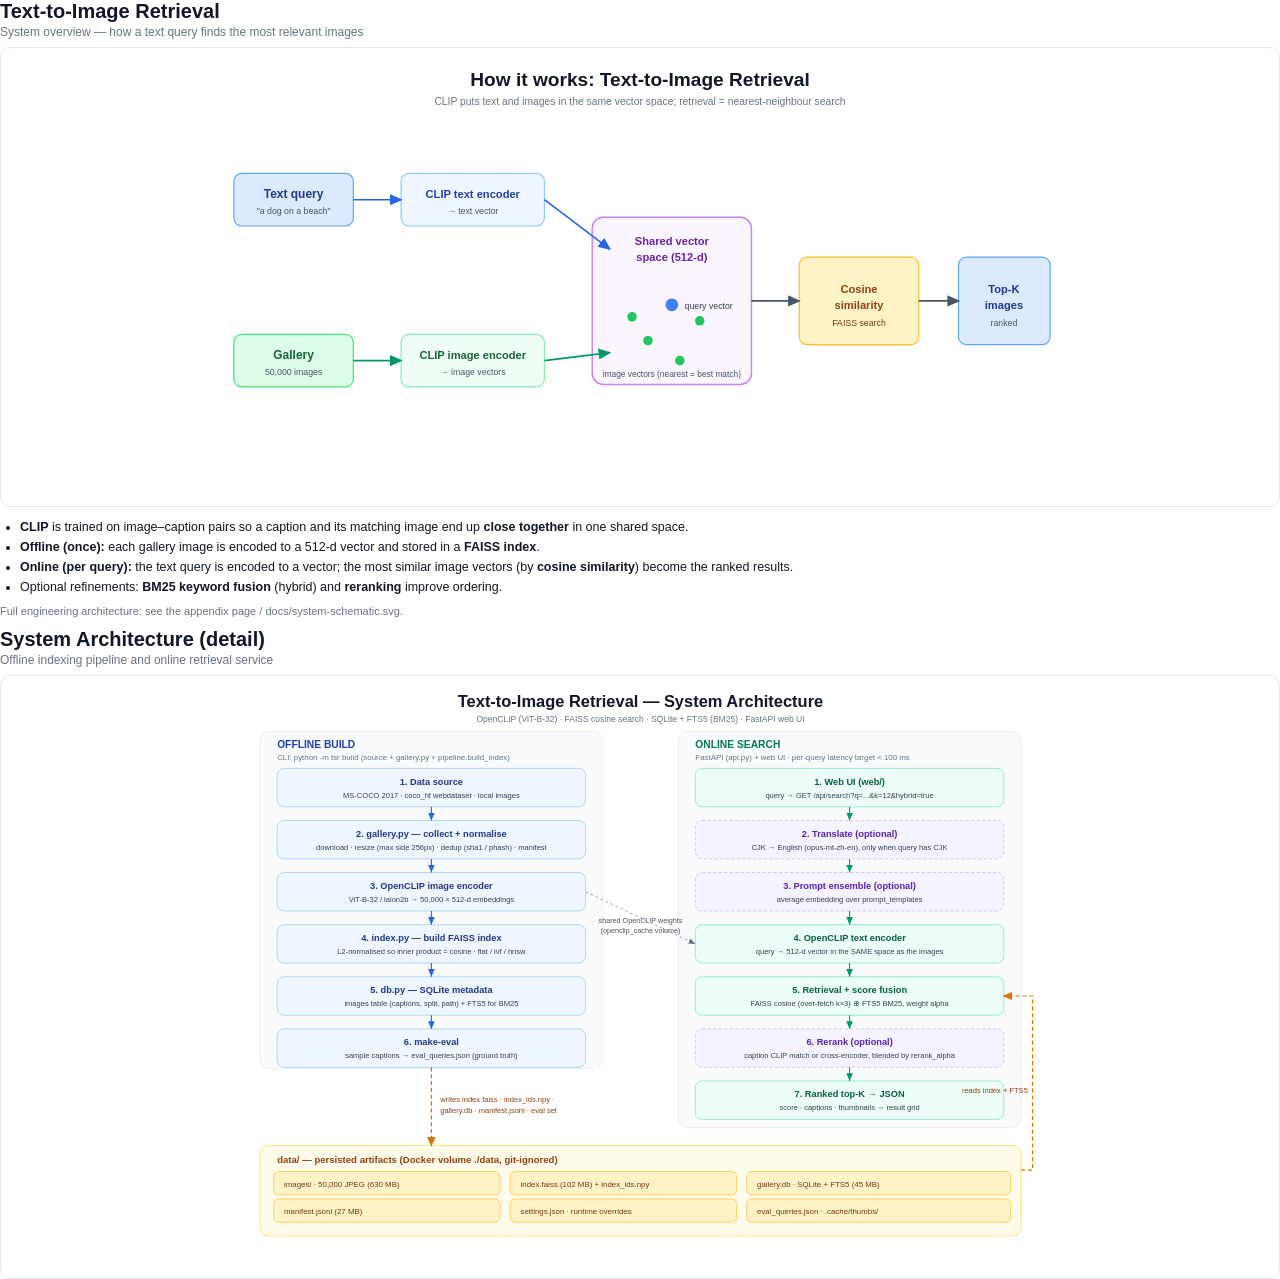
<file: docs/report.html>
<!DOCTYPE html>
<html lang="en">
<head>
<meta charset="utf-8">
<title>Text-to-Image Retrieval — System Schematic</title>
<style>
  @page { size: A4 landscape; margin: 10mm; }
  * { box-sizing: border-box; }
  body { margin: 0; font-family: "Segoe UI", Helvetica, Arial, sans-serif; color: #0f172a; }
  .page { page-break-after: always; break-after: page; break-inside: avoid; }
  .page:last-child { page-break-after: auto; break-after: auto; }
  h1 { font-size: 20px; margin: 0 0 2px; }
  .sub { color: #64748b; font-size: 12px; margin: 0 0 8px; }
  .fig { border: 1px solid #e2e8f0; border-radius: 10px; padding: 6px; background: #fff; }
  .fig svg { display: block; margin: 0 auto; width: auto; }
  .fig svg.overview { height: 118mm; }
  .fig svg.detail { height: 156mm; }
  ul { font-size: 12.5px; line-height: 1.6; margin: 10px 0 0; padding-left: 20px; }
  li b { color: #0f172a; }
  .muted { color: #64748b; font-size: 11px; margin-top: 8px; }
</style>
</head>
<body>

  <div class="page">
    <h1>Text-to-Image Retrieval</h1>
    <p class="sub">System overview — how a text query finds the most relevant images</p>
    <div class="fig">
      <svg class="overview" xmlns="http://www.w3.org/2000/svg" viewBox="0 0 1100 560" font-family="Segoe UI, Helvetica, Arial, sans-serif">
        <defs>
          <marker id="a" markerWidth="10" markerHeight="10" refX="7" refY="3.5" orient="auto"><path d="M0,0 L8,3.5 L0,7 z" fill="#475569"/></marker>
          <marker id="ab" markerWidth="10" markerHeight="10" refX="7" refY="3.5" orient="auto"><path d="M0,0 L8,3.5 L0,7 z" fill="#2563eb"/></marker>
          <marker id="ag" markerWidth="10" markerHeight="10" refX="7" refY="3.5" orient="auto"><path d="M0,0 L8,3.5 L0,7 z" fill="#059669"/></marker>
        </defs>
        <rect x="0" y="0" width="1100" height="560" fill="#ffffff"/>
        <text x="550" y="40" text-anchor="middle" font-size="24" font-weight="700" fill="#0f172a">How it works: Text-to-Image Retrieval</text>
        <text x="550" y="64" text-anchor="middle" font-size="13" fill="#64748b">CLIP puts text and images in the same vector space; retrieval = nearest-neighbour search</text>

        <rect x="40" y="150" width="150" height="66" rx="10" fill="#dbeafe" stroke="#60a5fa" stroke-width="1.5"/>
        <text x="115" y="181" text-anchor="middle" font-size="15" font-weight="700" fill="#1e3a8a">Text query</text>
        <text x="115" y="201" text-anchor="middle" font-size="11" fill="#475569">"a dog on a beach"</text>

        <rect x="40" y="352" width="150" height="66" rx="10" fill="#dcfce7" stroke="#4ade80" stroke-width="1.5"/>
        <text x="115" y="383" text-anchor="middle" font-size="15" font-weight="700" fill="#166534">Gallery</text>
        <text x="115" y="403" text-anchor="middle" font-size="11" fill="#475569">50,000 images</text>

        <rect x="250" y="150" width="180" height="66" rx="10" fill="#eff6ff" stroke="#93c5fd" stroke-width="1.5"/>
        <text x="340" y="181" text-anchor="middle" font-size="14" font-weight="700" fill="#1e40af">CLIP text encoder</text>
        <text x="340" y="201" text-anchor="middle" font-size="11" fill="#475569">&#8594; text vector</text>

        <rect x="250" y="352" width="180" height="66" rx="10" fill="#f0fdf4" stroke="#86efac" stroke-width="1.5"/>
        <text x="340" y="383" text-anchor="middle" font-size="14" font-weight="700" fill="#166534">CLIP image encoder</text>
        <text x="340" y="403" text-anchor="middle" font-size="11" fill="#475569">&#8594; image vectors</text>

        <rect x="490" y="205" width="200" height="210" rx="14" fill="#faf5ff" stroke="#c084fc" stroke-width="1.8"/>
        <text x="590" y="240" text-anchor="middle" font-size="14" font-weight="700" fill="#6b21a8">Shared vector</text>
        <text x="590" y="260" text-anchor="middle" font-size="14" font-weight="700" fill="#6b21a8">space (512-d)</text>
        <circle cx="590" cy="315" r="8" fill="#3b82f6"/>
        <text x="606" y="320" font-size="11" fill="#334155">query vector</text>
        <circle cx="560" cy="360" r="6" fill="#22c55e"/>
        <circle cx="625" cy="335" r="6" fill="#22c55e"/>
        <circle cx="600" cy="385" r="6" fill="#22c55e"/>
        <circle cx="540" cy="330" r="6" fill="#22c55e"/>
        <text x="590" y="405" text-anchor="middle" font-size="10.5" fill="#475569">image vectors (nearest = best match)</text>

        <rect x="750" y="255" width="150" height="110" rx="10" fill="#fef3c7" stroke="#fbbf24" stroke-width="1.5"/>
        <text x="825" y="300" text-anchor="middle" font-size="14" font-weight="700" fill="#92400e">Cosine</text>
        <text x="825" y="320" text-anchor="middle" font-size="14" font-weight="700" fill="#92400e">similarity</text>
        <text x="825" y="342" text-anchor="middle" font-size="11" fill="#78350f">FAISS search</text>

        <rect x="950" y="255" width="115" height="110" rx="10" fill="#dbeafe" stroke="#60a5fa" stroke-width="1.5"/>
        <text x="1007" y="300" text-anchor="middle" font-size="14" font-weight="700" fill="#1e3a8a">Top-K</text>
        <text x="1007" y="320" text-anchor="middle" font-size="14" font-weight="700" fill="#1e3a8a">images</text>
        <text x="1007" y="342" text-anchor="middle" font-size="11" fill="#475569">ranked</text>

        <line x1="190" y1="183" x2="250" y2="183" stroke="#2563eb" stroke-width="2" marker-end="url(#ab)"/>
        <line x1="190" y1="385" x2="250" y2="385" stroke="#059669" stroke-width="2" marker-end="url(#ag)"/>
        <line x1="430" y1="183" x2="512" y2="245" stroke="#2563eb" stroke-width="2" marker-end="url(#ab)"/>
        <line x1="430" y1="385" x2="512" y2="375" stroke="#059669" stroke-width="2" marker-end="url(#ag)"/>
        <line x1="690" y1="310" x2="750" y2="310" stroke="#475569" stroke-width="2" marker-end="url(#a)"/>
        <line x1="900" y1="310" x2="950" y2="310" stroke="#475569" stroke-width="2" marker-end="url(#a)"/>
      </svg>
    </div>
    <ul>
      <li><b>CLIP</b> is trained on image–caption pairs so a caption and its matching image end up <b>close together</b> in one shared space.</li>
      <li><b>Offline (once):</b> each gallery image is encoded to a 512-d vector and stored in a <b>FAISS index</b>.</li>
      <li><b>Online (per query):</b> the text query is encoded to a vector; the most similar image vectors (by <b>cosine similarity</b>) become the ranked results.</li>
      <li>Optional refinements: <b>BM25 keyword fusion</b> (hybrid) and <b>reranking</b> improve ordering.</li>
    </ul>
    <p class="muted">Full engineering architecture: see the appendix page / docs/system-schematic.svg.</p>
  </div>

  <div class="page">
    <h1>System Architecture (detail)</h1>
    <p class="sub">Offline indexing pipeline and online retrieval service</p>
    <div class="fig">
      <svg class="detail" xmlns="http://www.w3.org/2000/svg" viewBox="0 0 1180 860" font-family="Segoe UI, Helvetica, Arial, sans-serif">
        <defs>
          <marker id="arw" markerWidth="9" markerHeight="9" refX="7" refY="3" orient="auto"><path d="M0,0 L7,3 L0,6 z" fill="#64748b"/></marker>
          <marker id="arwb" markerWidth="9" markerHeight="9" refX="7" refY="3" orient="auto"><path d="M0,0 L7,3 L0,6 z" fill="#2563eb"/></marker>
          <marker id="arwg" markerWidth="9" markerHeight="9" refX="7" refY="3" orient="auto"><path d="M0,0 L7,3 L0,6 z" fill="#059669"/></marker>
          <marker id="arwd" markerWidth="10" markerHeight="10" refX="7" refY="3.5" orient="auto"><path d="M0,0 L8,3.5 L0,7 z" fill="#d97706"/></marker>
        </defs>
        <rect x="0" y="0" width="1180" height="860" fill="#ffffff"/>
        <text x="590" y="36" text-anchor="middle" font-size="24" font-weight="700" fill="#0f172a">Text-to-Image Retrieval &#8212; System Architecture</text>
        <text x="590" y="58" text-anchor="middle" font-size="12.5" fill="#64748b">OpenCLIP (ViT-B-32) &#183; FAISS cosine search &#183; SQLite + FTS5 (BM25) &#183; FastAPI web UI</text>

        <rect x="35" y="72" width="500" height="492" rx="14" fill="#f8fafc" stroke="#e2e8f0"/>
        <text x="60" y="96" font-size="15" font-weight="700" fill="#1e40af">OFFLINE BUILD</text>
        <text x="60" y="114" font-size="11.5" fill="#64748b">CLI:  python -m tsr build   (source + gallery.py + pipeline.build_index)</text>

        <rect x="60" y="126" width="450" height="56" rx="10" fill="#eff6ff" stroke="#93c5fd"/>
        <text x="285" y="150" text-anchor="middle" font-size="13.5" font-weight="700" fill="#1e3a8a">1. Data source</text>
        <text x="285" y="169" text-anchor="middle" font-size="11" fill="#334155">MS-COCO 2017 &#183; coco_hf webdataset &#183; local images</text>
        <rect x="60" y="202" width="450" height="56" rx="10" fill="#eff6ff" stroke="#93c5fd"/>
        <text x="285" y="226" text-anchor="middle" font-size="13.5" font-weight="700" fill="#1e3a8a">2. gallery.py &#8212; collect + normalise</text>
        <text x="285" y="245" text-anchor="middle" font-size="11" fill="#334155">download &#183; resize (max side 256px) &#183; dedup (sha1 / phash) &#183; manifest</text>
        <rect x="60" y="278" width="450" height="56" rx="10" fill="#eff6ff" stroke="#93c5fd"/>
        <text x="285" y="302" text-anchor="middle" font-size="13.5" font-weight="700" fill="#1e3a8a">3. OpenCLIP image encoder</text>
        <text x="285" y="321" text-anchor="middle" font-size="11" fill="#334155">ViT-B-32 / laion2b  &#8594;  50,000 &#215; 512-d embeddings</text>
        <rect x="60" y="354" width="450" height="56" rx="10" fill="#eff6ff" stroke="#93c5fd"/>
        <text x="285" y="378" text-anchor="middle" font-size="13.5" font-weight="700" fill="#1e3a8a">4. index.py &#8212; build FAISS index</text>
        <text x="285" y="397" text-anchor="middle" font-size="11" fill="#334155">L2-normalised so inner product = cosine &#183; flat / ivf / hnsw</text>
        <rect x="60" y="430" width="450" height="56" rx="10" fill="#eff6ff" stroke="#93c5fd"/>
        <text x="285" y="454" text-anchor="middle" font-size="13.5" font-weight="700" fill="#1e3a8a">5. db.py &#8212; SQLite metadata</text>
        <text x="285" y="473" text-anchor="middle" font-size="11" fill="#334155">images table (captions, split, path) + FTS5 for BM25</text>
        <rect x="60" y="506" width="450" height="56" rx="10" fill="#eff6ff" stroke="#93c5fd"/>
        <text x="285" y="530" text-anchor="middle" font-size="13.5" font-weight="700" fill="#1e3a8a">6. make-eval</text>
        <text x="285" y="549" text-anchor="middle" font-size="11" fill="#334155">sample captions &#8594; eval_queries.json (ground truth)</text>

        <line x1="285" y1="182" x2="285" y2="202" stroke="#2563eb" stroke-width="1.6" marker-end="url(#arwb)"/>
        <line x1="285" y1="258" x2="285" y2="278" stroke="#2563eb" stroke-width="1.6" marker-end="url(#arwb)"/>
        <line x1="285" y1="334" x2="285" y2="354" stroke="#2563eb" stroke-width="1.6" marker-end="url(#arwb)"/>
        <line x1="285" y1="410" x2="285" y2="430" stroke="#2563eb" stroke-width="1.6" marker-end="url(#arwb)"/>
        <line x1="285" y1="486" x2="285" y2="506" stroke="#2563eb" stroke-width="1.6" marker-end="url(#arwb)"/>

        <rect x="645" y="72" width="500" height="578" rx="14" fill="#f8fafc" stroke="#e2e8f0"/>
        <text x="670" y="96" font-size="15" font-weight="700" fill="#047857">ONLINE SEARCH</text>
        <text x="670" y="114" font-size="11.5" fill="#64748b">FastAPI (api.py) + web UI &#183; per-query latency target &lt; 100 ms</text>

        <rect x="670" y="126" width="450" height="56" rx="10" fill="#ecfdf5" stroke="#6ee7b7"/>
        <text x="895" y="150" text-anchor="middle" font-size="13.5" font-weight="700" fill="#065f46">1. Web UI (web/)</text>
        <text x="895" y="169" text-anchor="middle" font-size="11" fill="#334155">query &#8594; GET /api/search?q=...&amp;k=12&amp;hybrid=true</text>
        <rect x="670" y="202" width="450" height="56" rx="10" fill="#f5f3ff" stroke="#c4b5fd" stroke-dasharray="5 3"/>
        <text x="895" y="226" text-anchor="middle" font-size="13.5" font-weight="700" fill="#5b21b6">2. Translate (optional)</text>
        <text x="895" y="245" text-anchor="middle" font-size="11" fill="#334155">CJK &#8594; English (opus-mt-zh-en), only when query has CJK</text>
        <rect x="670" y="278" width="450" height="56" rx="10" fill="#f5f3ff" stroke="#c4b5fd" stroke-dasharray="5 3"/>
        <text x="895" y="302" text-anchor="middle" font-size="13.5" font-weight="700" fill="#5b21b6">3. Prompt ensemble (optional)</text>
        <text x="895" y="321" text-anchor="middle" font-size="11" fill="#334155">average embedding over prompt_templates</text>
        <rect x="670" y="354" width="450" height="56" rx="10" fill="#ecfdf5" stroke="#6ee7b7"/>
        <text x="895" y="378" text-anchor="middle" font-size="13.5" font-weight="700" fill="#065f46">4. OpenCLIP text encoder</text>
        <text x="895" y="397" text-anchor="middle" font-size="11" fill="#334155">query &#8594; 512-d vector in the SAME space as the images</text>
        <rect x="670" y="430" width="450" height="56" rx="10" fill="#ecfdf5" stroke="#6ee7b7"/>
        <text x="895" y="454" text-anchor="middle" font-size="13.5" font-weight="700" fill="#065f46">5. Retrieval + score fusion</text>
        <text x="895" y="473" text-anchor="middle" font-size="11" fill="#334155">FAISS cosine (over-fetch k&#215;3)  &#8853;  FTS5 BM25, weight alpha</text>
        <rect x="670" y="506" width="450" height="56" rx="10" fill="#f5f3ff" stroke="#c4b5fd" stroke-dasharray="5 3"/>
        <text x="895" y="530" text-anchor="middle" font-size="13.5" font-weight="700" fill="#5b21b6">6. Rerank (optional)</text>
        <text x="895" y="549" text-anchor="middle" font-size="11" fill="#334155">caption CLIP match or cross-encoder, blended by rerank_alpha</text>
        <rect x="670" y="582" width="450" height="56" rx="10" fill="#ecfdf5" stroke="#6ee7b7"/>
        <text x="895" y="606" text-anchor="middle" font-size="13.5" font-weight="700" fill="#065f46">7. Ranked top-K &#8594; JSON</text>
        <text x="895" y="625" text-anchor="middle" font-size="11" fill="#334155">score &#183; captions &#183; thumbnails &#8594; result grid</text>

        <line x1="895" y1="182" x2="895" y2="202" stroke="#059669" stroke-width="1.6" marker-end="url(#arwg)"/>
        <line x1="895" y1="258" x2="895" y2="278" stroke="#059669" stroke-width="1.6" marker-end="url(#arwg)"/>
        <line x1="895" y1="334" x2="895" y2="354" stroke="#059669" stroke-width="1.6" marker-end="url(#arwg)"/>
        <line x1="895" y1="410" x2="895" y2="430" stroke="#059669" stroke-width="1.6" marker-end="url(#arwg)"/>
        <line x1="895" y1="486" x2="895" y2="506" stroke="#059669" stroke-width="1.6" marker-end="url(#arwg)"/>
        <line x1="895" y1="562" x2="895" y2="582" stroke="#059669" stroke-width="1.6" marker-end="url(#arwg)"/>

        <rect x="35" y="676" width="1110" height="132" rx="12" fill="#fffbeb" stroke="#fcd34d"/>
        <text x="60" y="702" font-size="14" font-weight="700" fill="#92400e">data/  &#8212;  persisted artifacts  (Docker volume ./data, git-ignored)</text>
        <rect x="55" y="714" width="330" height="34" rx="7" fill="#fef3c7" stroke="#fbbf24"/>
        <text x="70" y="736" font-size="11.5" fill="#78350f">images/  &#183;  50,000 JPEG  (630 MB)</text>
        <rect x="400" y="714" width="330" height="34" rx="7" fill="#fef3c7" stroke="#fbbf24"/>
        <text x="415" y="736" font-size="11.5" fill="#78350f">index.faiss  (102 MB)  +  index_ids.npy</text>
        <rect x="745" y="714" width="385" height="34" rx="7" fill="#fef3c7" stroke="#fbbf24"/>
        <text x="760" y="736" font-size="11.5" fill="#78350f">gallery.db  &#183;  SQLite + FTS5  (45 MB)</text>
        <rect x="55" y="754" width="330" height="34" rx="7" fill="#fef3c7" stroke="#fbbf24"/>
        <text x="70" y="776" font-size="11.5" fill="#78350f">manifest.jsonl  (27 MB)</text>
        <rect x="400" y="754" width="330" height="34" rx="7" fill="#fef3c7" stroke="#fbbf24"/>
        <text x="415" y="776" font-size="11.5" fill="#78350f">settings.json  &#183;  runtime overrides</text>
        <rect x="745" y="754" width="385" height="34" rx="7" fill="#fef3c7" stroke="#fbbf24"/>
        <text x="760" y="776" font-size="11.5" fill="#78350f">eval_queries.json  &#183;  .cache/thumbs/</text>

        <line x1="285" y1="562" x2="285" y2="676" stroke="#d97706" stroke-width="1.8" stroke-dasharray="6 4" marker-end="url(#arwd)"/>
        <text x="298" y="612" font-size="11" fill="#92400e">writes  index.faiss  &#183;  index_ids.npy  &#183;</text>
        <text x="298" y="628" font-size="11" fill="#92400e">gallery.db  &#183;  manifest.jsonl  &#183;  eval set</text>
        <polyline points="1145,712 1162,712 1162,458 1120,458" fill="none" stroke="#d97706" stroke-width="1.8" stroke-dasharray="6 4" marker-end="url(#arwd)"/>
        <text x="1155" y="600" font-size="11" fill="#92400e" text-anchor="end">reads index + FTS5</text>
        <line x1="510" y1="306" x2="670" y2="382" stroke="#94a3b8" stroke-width="1.4" stroke-dasharray="4 4" marker-end="url(#arw)"/>
        <text x="590" y="352" text-anchor="middle" font-size="10.5" fill="#475569">shared OpenCLIP weights</text>
        <text x="590" y="366" text-anchor="middle" font-size="10.5" fill="#475569">(openclip_cache volume)</text>
      </svg>
    </div>
  </div>

</body>
</html>
</file>
